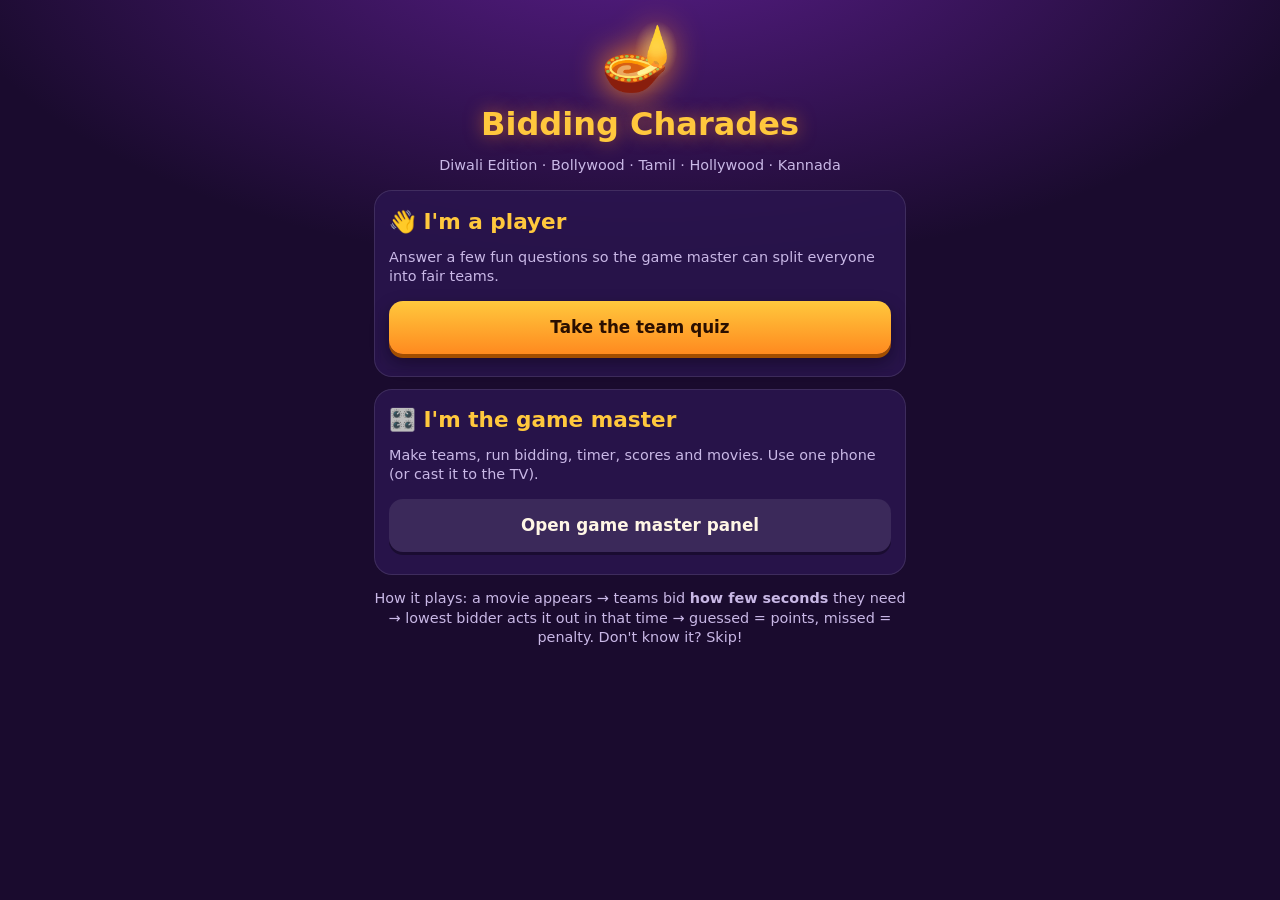
<file: index.html>
<!doctype html>
<html lang="en"><head><meta charset="utf-8">
<meta name="viewport" content="width=device-width,initial-scale=1,viewport-fit=cover">
<meta name="theme-color" content="#1a0b2e"><title>Bidding Charades – Diwali Edition</title>
<link rel="stylesheet" href="css/style.css"></head>
<body>
<div class="diya">🪔</div>
<h1 class="center">Bidding Charades</h1>
<p class="center mut">Diwali Edition · Bollywood · Tamil · Hollywood · Kannada</p>
<div class="card">
  <h2>👋 I'm a player</h2>
  <p class="mut">Answer a few fun questions so the game master can split everyone into fair teams.</p>
  <a class="btn" href="play.html" style="text-decoration:none;text-align:center">Take the team quiz</a>
</div>
<div class="card">
  <h2>🎛️ I'm the game master</h2>
  <p class="mut">Make teams, run bidding, timer, scores and movies. Use one phone (or cast it to the TV).</p>
  <a class="btn sec" href="gm.html" style="text-decoration:none;text-align:center">Open game master panel</a>
</div>
<p class="center mut">How it plays: a movie appears → teams bid <b>how few seconds</b> they need → lowest bidder acts it out in that time → guessed = points, missed = penalty. Don't know it? Skip!</p>
</body></html>
</file>
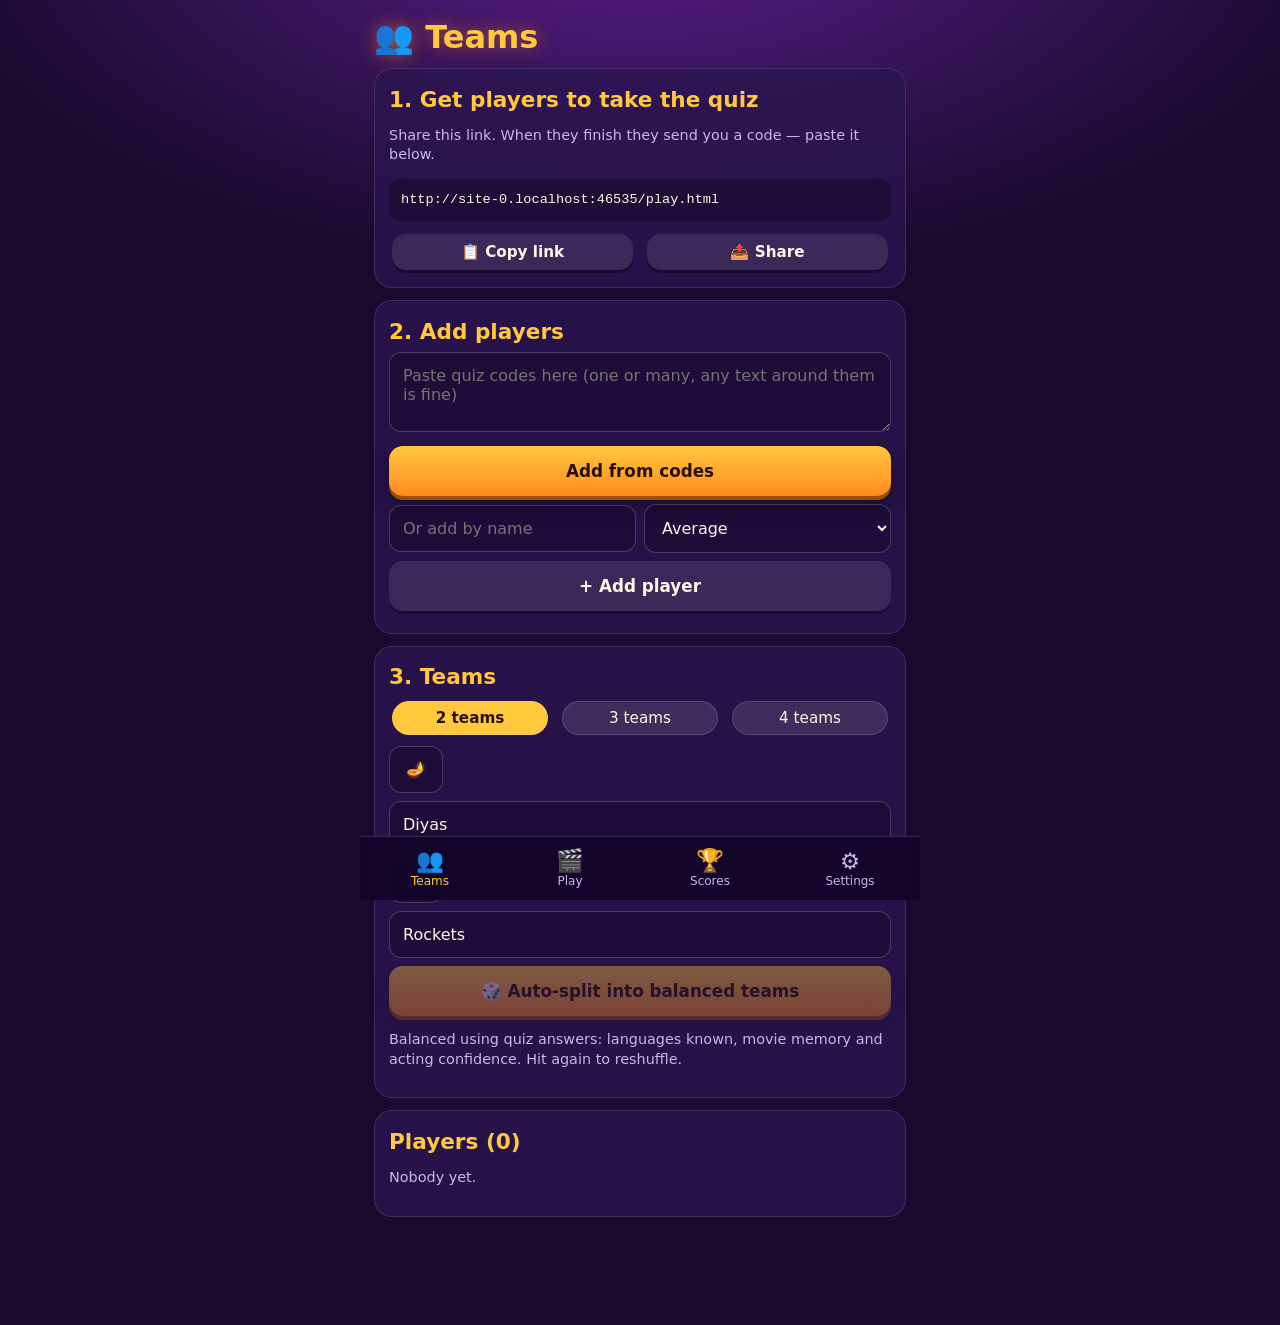
<file: gm.html>
<!doctype html>
<html lang="en"><head><meta charset="utf-8">
<meta name="viewport" content="width=device-width,initial-scale=1,viewport-fit=cover">
<meta name="theme-color" content="#1a0b2e"><title>Game Master – Bidding Charades</title>
<link rel="stylesheet" href="css/style.css"></head>
<body>
<div id="view"></div>
<nav class="nav" id="nav">
  <button data-tab="teams"><b>👥</b>Teams</button>
  <button data-tab="play"><b>🎬</b>Play</button>
  <button data-tab="scores"><b>🏆</b>Scores</button>
  <button data-tab="settings"><b>⚙️</b>Settings</button>
</nav>
<script src="js/data.js"></script>
<script src="js/gm.js"></script>
</body></html>
</file>
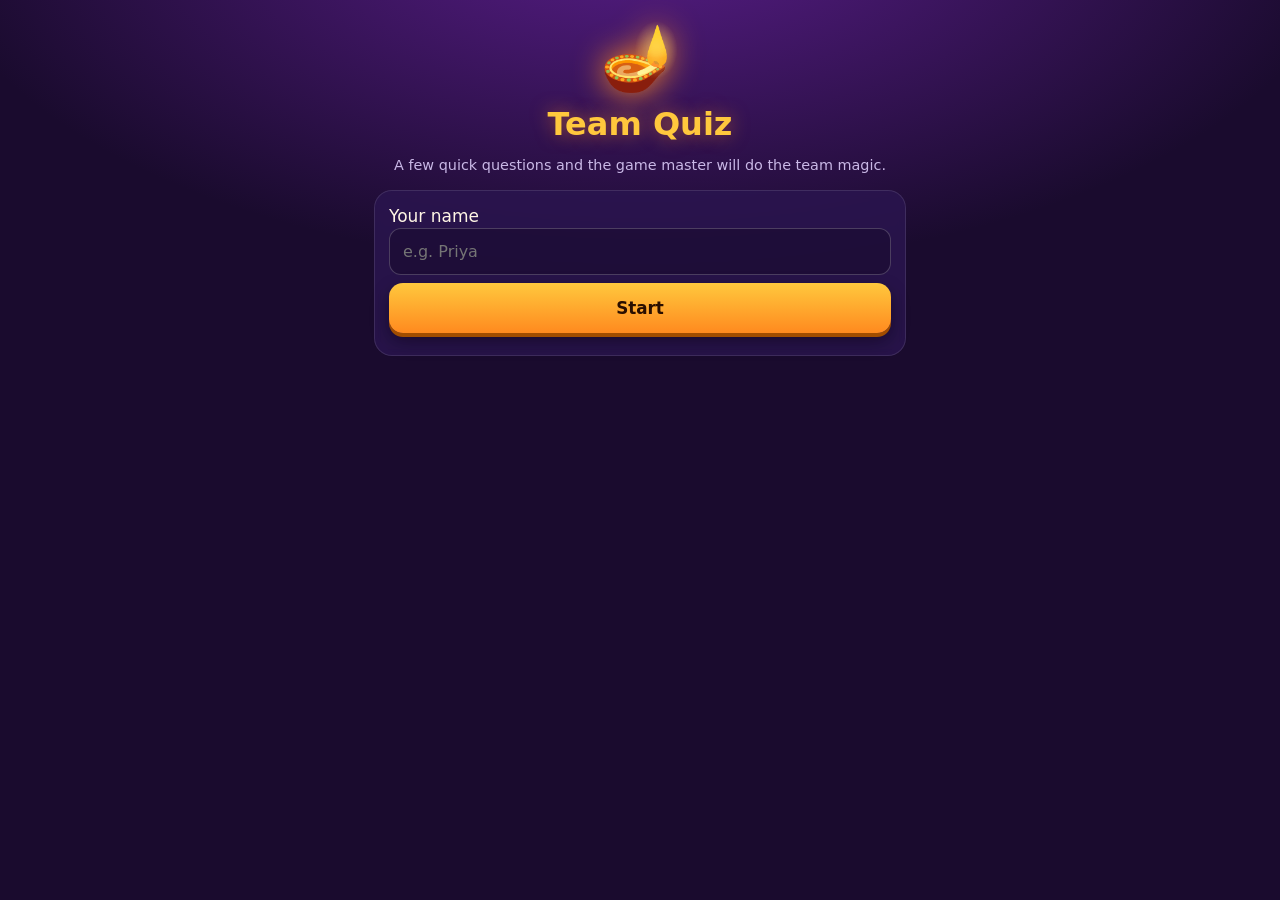
<file: play.html>
<!doctype html>
<html lang="en"><head><meta charset="utf-8">
<meta name="viewport" content="width=device-width,initial-scale=1,viewport-fit=cover">
<meta name="theme-color" content="#1a0b2e"><title>Team Quiz – Bidding Charades</title>
<link rel="stylesheet" href="css/style.css"></head>
<body style="padding-bottom:30px">
<div id="app"></div>
<script src="js/data.js"></script>
<script src="js/play.js"></script>
</body></html>
</file>
<file: css/style.css>
:root{--bg:#1a0b2e;--bg2:#2d1250;--card:#2b1650cc;--gold:#ffc83d;--orange:#ff8a1f;--pink:#ff4d8d;--text:#fff6e5;--mut:#c9b8e6;--ok:#3ddc84;--bad:#ff5a5a;--r:18px}
*{box-sizing:border-box;-webkit-tap-highlight-color:transparent}
html,body{margin:0;min-height:100%}
body{font-family:system-ui,-apple-system,"Segoe UI",Roboto,sans-serif;color:var(--text);background:radial-gradient(1200px 600px at 50% -10%,#5b1e8c 0%,transparent 60%),var(--bg);background-attachment:fixed;padding:14px 14px 96px;max-width:560px;margin:0 auto;font-size:17px;line-height:1.35}
h1,h2,h3{margin:.2em 0 .4em;line-height:1.1}
h1{font-size:2rem;color:var(--gold);text-shadow:0 0 18px #ff8a1f88}
h2{font-size:1.35rem;color:var(--gold)}
.mut{color:var(--mut);font-size:.9rem}
.card{background:var(--card);border:1px solid #ffffff1c;border-radius:var(--r);padding:14px;margin:12px 0;backdrop-filter:blur(4px)}
.btn{display:block;width:100%;border:0;border-radius:14px;padding:15px 16px;font-size:1.05rem;font-weight:700;color:#2a0f00;background:linear-gradient(180deg,var(--gold),var(--orange));box-shadow:0 4px 0 #a14d00,0 8px 18px #0006;cursor:pointer;margin:8px 0;font-family:inherit}
.btn:active{transform:translateY(3px);box-shadow:0 1px 0 #a14d00}
.btn.sec{background:#ffffff18;color:var(--text);box-shadow:0 3px 0 #0005}
.btn.ok{background:linear-gradient(180deg,#5cf5a0,var(--ok));box-shadow:0 4px 0 #17803f}
.btn.bad{background:linear-gradient(180deg,#ff8a8a,var(--bad));box-shadow:0 4px 0 #9a2323;color:#2a0000}
.btn.sm{display:inline-block;width:auto;padding:9px 14px;font-size:.95rem;margin:3px}
.btn[disabled]{opacity:.4;pointer-events:none}
.row{display:flex;gap:8px;align-items:center;flex-wrap:wrap}
.row>*{flex:1}
input[type=text],input[type=number],textarea,select{width:100%;padding:13px;border-radius:12px;border:1px solid #ffffff33;background:#12062266;color:var(--text);font-size:1rem;font-family:inherit}
textarea{min-height:80px}
label.opt{display:block;padding:14px;margin:8px 0;border-radius:14px;background:#ffffff12;border:2px solid transparent;cursor:pointer}
label.opt.on{border-color:var(--gold);background:#ffc83d22}
label.opt input{display:none}
.chip{display:inline-block;padding:7px 12px;border-radius:99px;background:#ffffff1c;margin:3px;font-size:.95rem;border:1px solid #ffffff22;color:var(--text);font-family:inherit}
.chip.on{background:var(--gold);color:#2a0f00;font-weight:700}
.nav{position:fixed;left:0;right:0;bottom:0;display:flex;background:#12062af2;border-top:1px solid #ffffff22;padding-bottom:env(safe-area-inset-bottom);z-index:20;max-width:560px;margin:auto}
.nav button{flex:1;background:none;border:0;color:var(--mut);padding:10px 2px 12px;font-size:.75rem;font-family:inherit}
.nav button b{display:block;font-size:1.4rem;font-weight:400}
.nav button.on{color:var(--gold)}
.big{font-size:min(30vw,8rem);font-weight:800;text-align:center;font-variant-numeric:tabular-nums;color:var(--gold);text-shadow:0 0 30px #ff8a1f;line-height:1}
.big.low{color:var(--bad);animation:pulse .5s infinite alternate}
@keyframes pulse{to{transform:scale(1.08)}}
.movie{font-size:2.1rem;font-weight:800;text-align:center;padding:26px 10px;color:#fff;word-break:break-word}
.hide{filter:blur(14px);user-select:none}
.tag{display:inline-block;padding:4px 10px;border-radius:99px;background:#ffffff1f;font-size:.85rem;margin:2px}
.team{display:flex;align-items:center;gap:10px;padding:10px 0;border-bottom:1px solid #ffffff14}
.team:last-child{border:0}
.team .nm{flex:1;font-weight:700}
.team .sc{font-size:1.6rem;font-weight:800;color:var(--gold);min-width:3ch;text-align:right}
.lead{outline:3px solid var(--gold);border-radius:12px}
.center{text-align:center}
.burst{position:fixed;top:-30px;font-size:2rem;animation:fall 3s linear forwards;pointer-events:none;z-index:50}
@keyframes fall{to{transform:translateY(110vh) rotate(360deg)}}
.diya{font-size:4rem;text-align:center;filter:drop-shadow(0 0 16px #ff8a1f);animation:flick 1.6s infinite alternate}
@keyframes flick{to{transform:scale(1.06) rotate(2deg);filter:drop-shadow(0 0 28px #ffc83d)}}
.prog{height:8px;background:#ffffff22;border-radius:9px;overflow:hidden;margin:10px 0}
.prog i{display:block;height:100%;background:linear-gradient(90deg,var(--orange),var(--gold))}
code.cd{display:block;word-break:break-all;background:#0004;padding:12px;border-radius:12px;font-size:.85rem;margin:10px 0;user-select:all}
</file>
